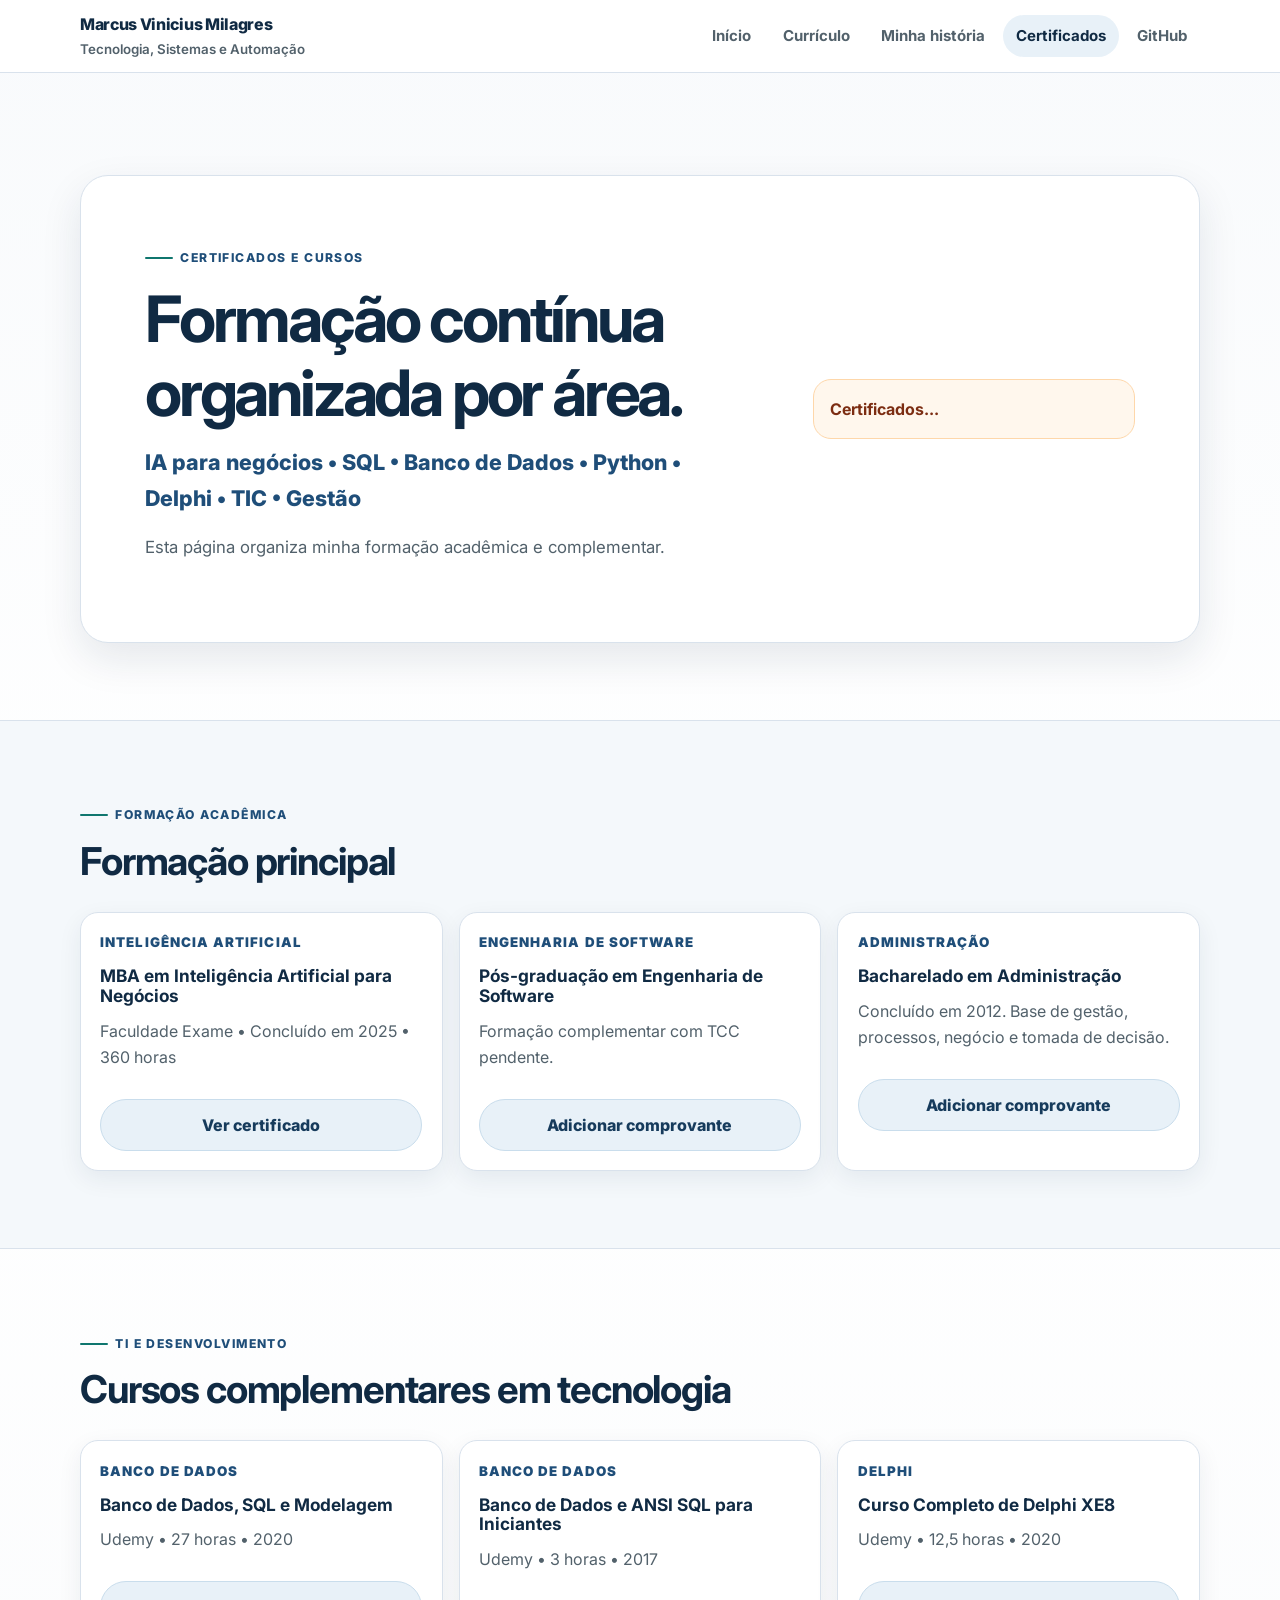
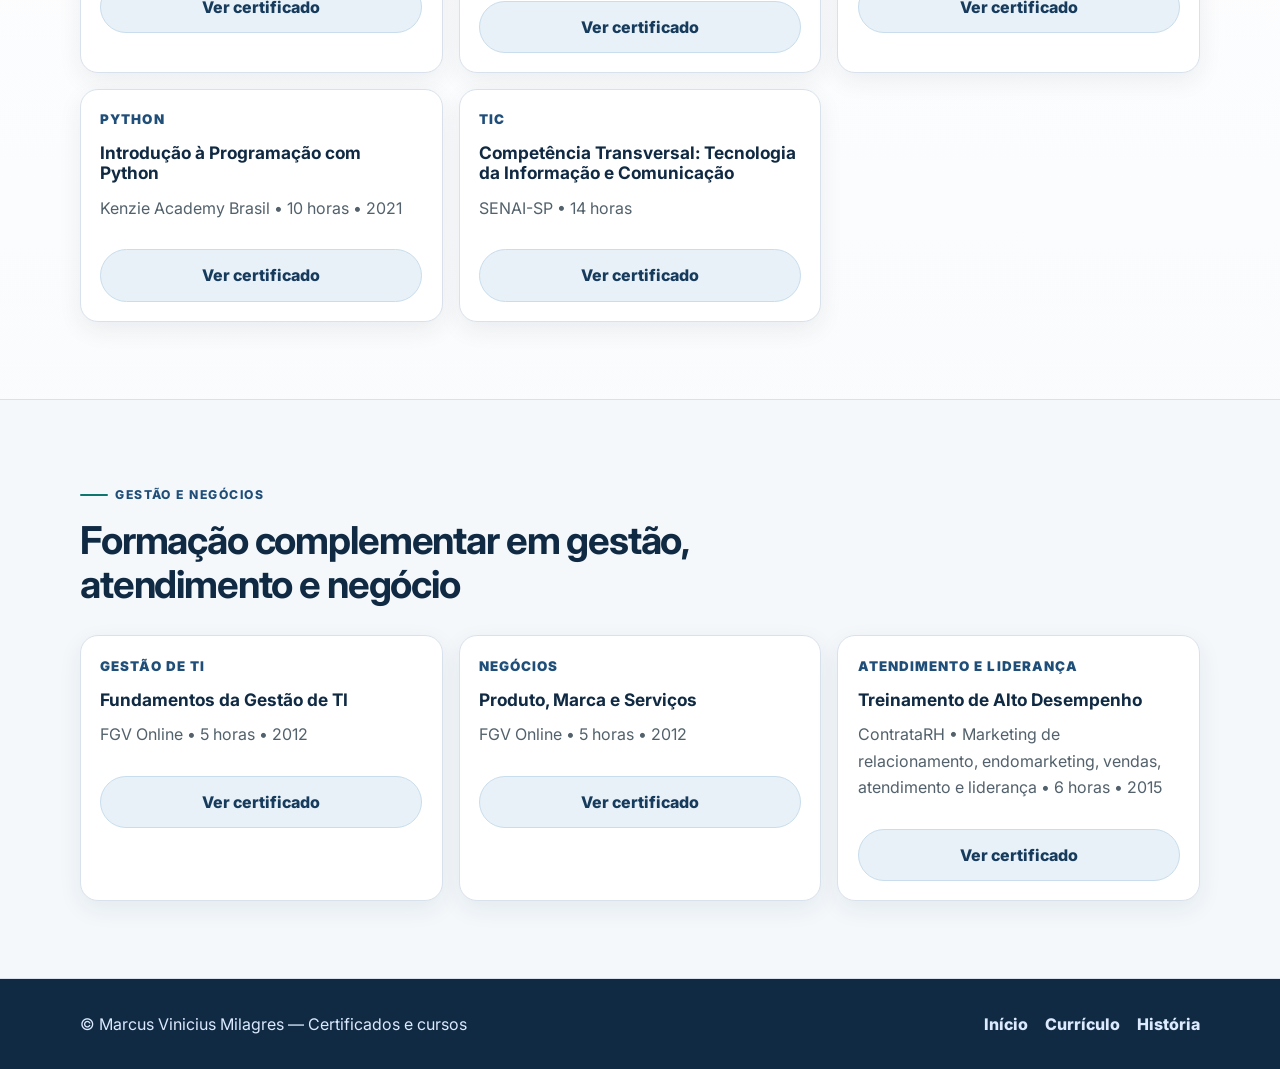
<file: certificados.html>
<!DOCTYPE html>
<html lang="pt-BR">
<head>
  <meta charset="UTF-8">
  <meta name="viewport" content="width=device-width, initial-scale=1.0">
  <title>Certificados e Cursos | Marcus Vinicius Milagres</title>
  <meta name="description" content="Certificados e cursos de Marcus Vinicius Milagres em IA, banco de dados, SQL, Python, Delphi, TIC, gestão e negócios.">
  <link rel="preconnect" href="https://fonts.googleapis.com">
  <link rel="preconnect" href="https://fonts.gstatic.com" crossorigin>
  <link href="https://fonts.googleapis.com/css2?family=Inter:wght@400;500;600;700;800;900&display=swap" rel="stylesheet">
  <link rel="stylesheet" href="./assets/css/style.css">
</head>
<body>
  <header class="topbar">
    <div class="container navbar">
      <a class="brand" href="./index.html">
        Marcus Vinicius Milagres
        <small>Tecnologia, Sistemas e Automação</small>
      </a>
      <nav class="nav-links" aria-label="Menu principal">
        <a href="./index.html">Início</a>
        <a href="./curriculo.html">Currículo</a>
        <a href="./historia.html">Minha história</a>
        <a class="ativo" href="./certificados.html">Certificados</a>
        <a href="https://github.com/ViniMilagres">GitHub</a>
      </nav>
    </div>
  </header>

  <main>
    <section class="page-hero">
      <div class="container hero-card">
        <div>
          <p class="eyebrow">Certificados e cursos</p>
          <h1>Formação contínua organizada por área.</h1>
          <p class="hero-subtitle">IA para negócios • SQL • Banco de Dados • Python • Delphi • TIC • Gestão</p>
          <p class="hero-text">
            Esta página organiza minha formação acadêmica e complementar. 
            
          </p>
        </div>
        <aside class="note">
          Certificados...
        </aside>
      </div>
    </section>

    <section class="section section-muted">
      <div class="container">
        <div class="section-head">
          <p class="eyebrow">Formação acadêmica</p>
          <h2>Formação principal</h2>
        </div>

        <div class="certificate-grid">
          <article class="certificate-card">
            <small>Inteligência Artificial</small>
            <h3>MBA em Inteligência Artificial para Negócios</h3>
            <p>Faculdade Exame • Concluído em 2025 • 360 horas</p>
            <a class="btn btn-secondary" href="./assets/certificados/mba-inteligencia-artificial.pdf">Ver certificado</a>
          </article>

          <article class="certificate-card">
            <small>Engenharia de Software</small>
            <h3>Pós-graduação em Engenharia de Software</h3>
            <p>Formação complementar com TCC pendente.</p>
            <a class="btn btn-secondary" href="#">Adicionar comprovante</a>
          </article>

          <article class="certificate-card">
            <small>Administração</small>
            <h3>Bacharelado em Administração</h3>
            <p>Concluído em 2012. Base de gestão, processos, negócio e tomada de decisão.</p>
            <a class="btn btn-secondary" href="#">Adicionar comprovante</a>
          </article>
        </div>
      </div>
    </section>

    <section class="section">
      <div class="container">
        <div class="section-head">
          <p class="eyebrow">TI e desenvolvimento</p>
          <h2>Cursos complementares em tecnologia</h2>
        </div>

        <div class="certificate-grid">
          <article class="certificate-card">
            <small>Banco de Dados</small>
            <h3>Banco de Dados, SQL e Modelagem</h3>
            <p>Udemy • 27 horas • 2020</p>
            <a class="btn btn-secondary" href="./assets/certificados/banco-de-dados-sql-modelagem.pdf">Ver certificado</a>
          </article>

          <article class="certificate-card">
            <small>Banco de Dados</small>
            <h3>Banco de Dados e ANSI SQL para Iniciantes</h3>
            <p>Udemy • 3 horas • 2017</p>
            <a class="btn btn-secondary" href="./assets/certificados/banco-de-dados-ansi-sql.pdf">Ver certificado</a>
          </article>

          <article class="certificate-card">
            <small>Delphi</small>
            <h3>Curso Completo de Delphi XE8</h3>
            <p>Udemy • 12,5 horas • 2020</p>
            <a class="btn btn-secondary" href="./assets/certificados/delphi-xe8.pdf">Ver certificado</a>
          </article>

          <article class="certificate-card">
            <small>Python</small>
            <h3>Introdução à Programação com Python</h3>
            <p>Kenzie Academy Brasil • 10 horas • 2021</p>
            <a class="btn btn-secondary" href="./assets/certificados/python-introducao.pdf">Ver certificado</a>
          </article>

          <article class="certificate-card">
            <small>TIC</small>
            <h3>Competência Transversal: Tecnologia da Informação e Comunicação</h3>
            <p>SENAI-SP • 14 horas</p>
            <a class="btn btn-secondary" href="./assets/certificados/tic-senai.pdf">Ver certificado</a>
          </article>
        </div>
      </div>
    </section>

    <section class="section section-muted">
      <div class="container">
        <div class="section-head">
          <p class="eyebrow">Gestão e negócios</p>
          <h2>Formação complementar em gestão, atendimento e negócio</h2>
        </div>

        <div class="certificate-grid">
          <article class="certificate-card">
            <small>Gestão de TI</small>
            <h3>Fundamentos da Gestão de TI</h3>
            <p>FGV Online • 5 horas • 2012</p>
            <a class="btn btn-secondary" href="./assets/certificados/fundamentos-gestao-ti-fgv.pdf">Ver certificado</a>
          </article>

          <article class="certificate-card">
            <small>Negócios</small>
            <h3>Produto, Marca e Serviços</h3>
            <p>FGV Online • 5 horas • 2012</p>
            <a class="btn btn-secondary" href="./assets/certificados/produto-marca-servicos-fgv.pdf">Ver certificado</a>
          </article>

          <article class="certificate-card">
            <small>Atendimento e liderança</small>
            <h3>Treinamento de Alto Desempenho</h3>
            <p>ContrataRH • Marketing de relacionamento, endomarketing, vendas, atendimento e liderança • 6 horas • 2015</p>
            <a class="btn btn-secondary" href="./assets/certificados/alto-desempenho-contratarh.pdf">Ver certificado</a>
          </article>
        </div>
      </div>
    </section>
    
  </main>

  <footer class="footer">
    <div class="container footer-grid">
      <p>© Marcus Vinicius Milagres — Certificados e cursos</p>
      <div>
        <a href="./index.html">Início</a>
        <a href="./curriculo.html">Currículo</a>
        <a href="./historia.html">História</a>
      </div>
    </div>
  </footer>
</body>
</html>
</file>
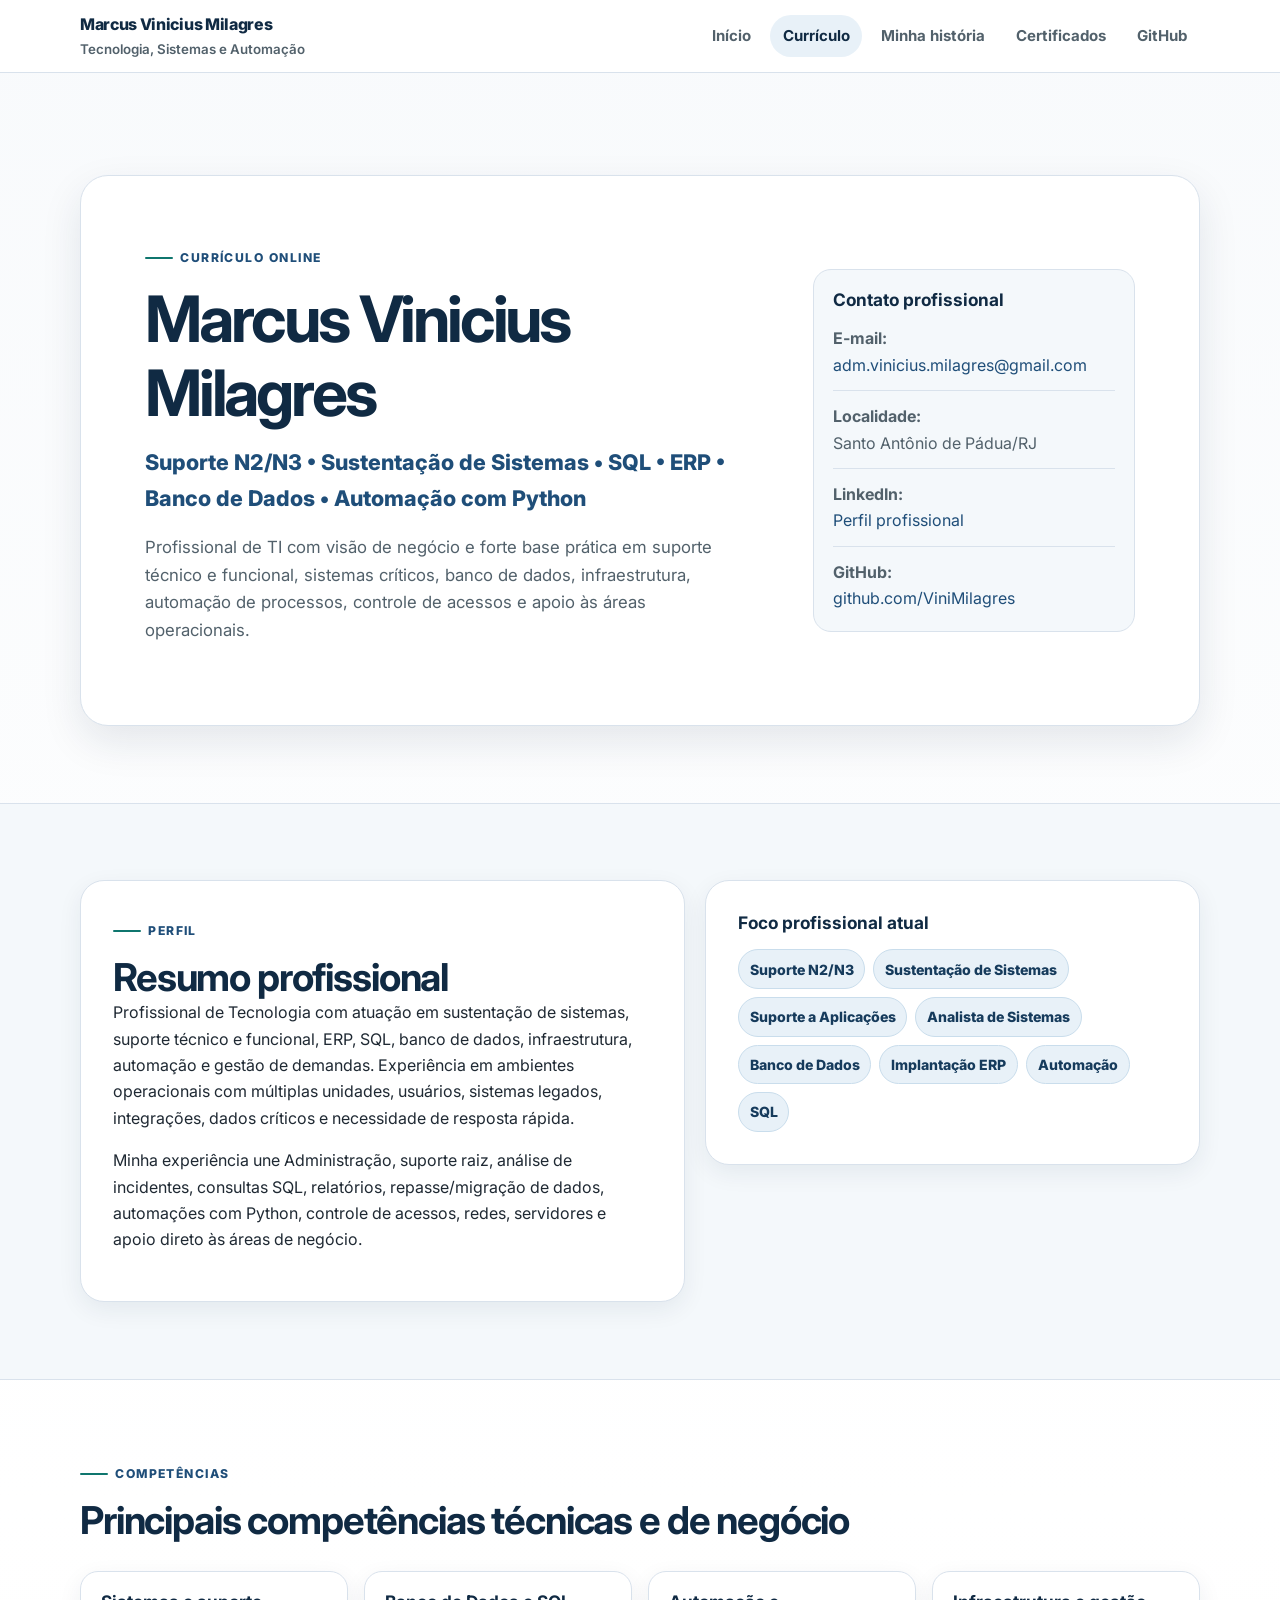
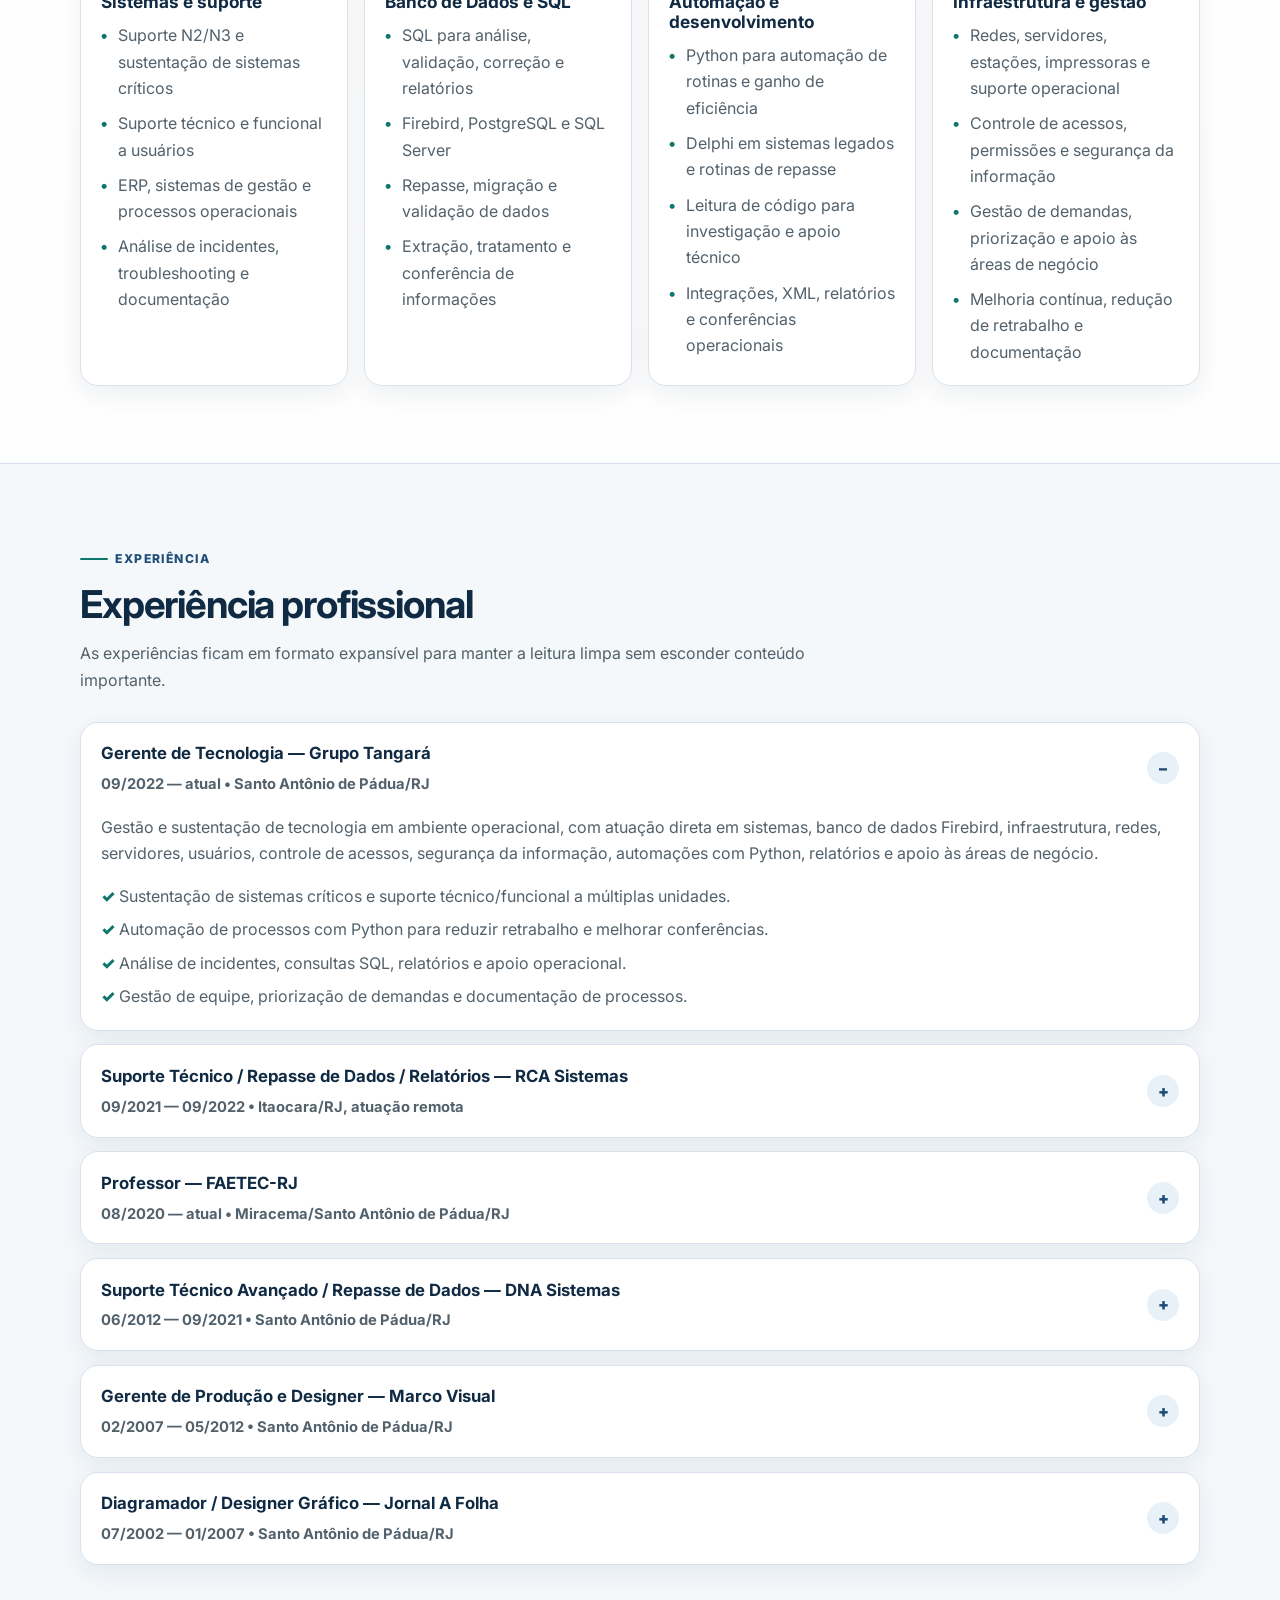
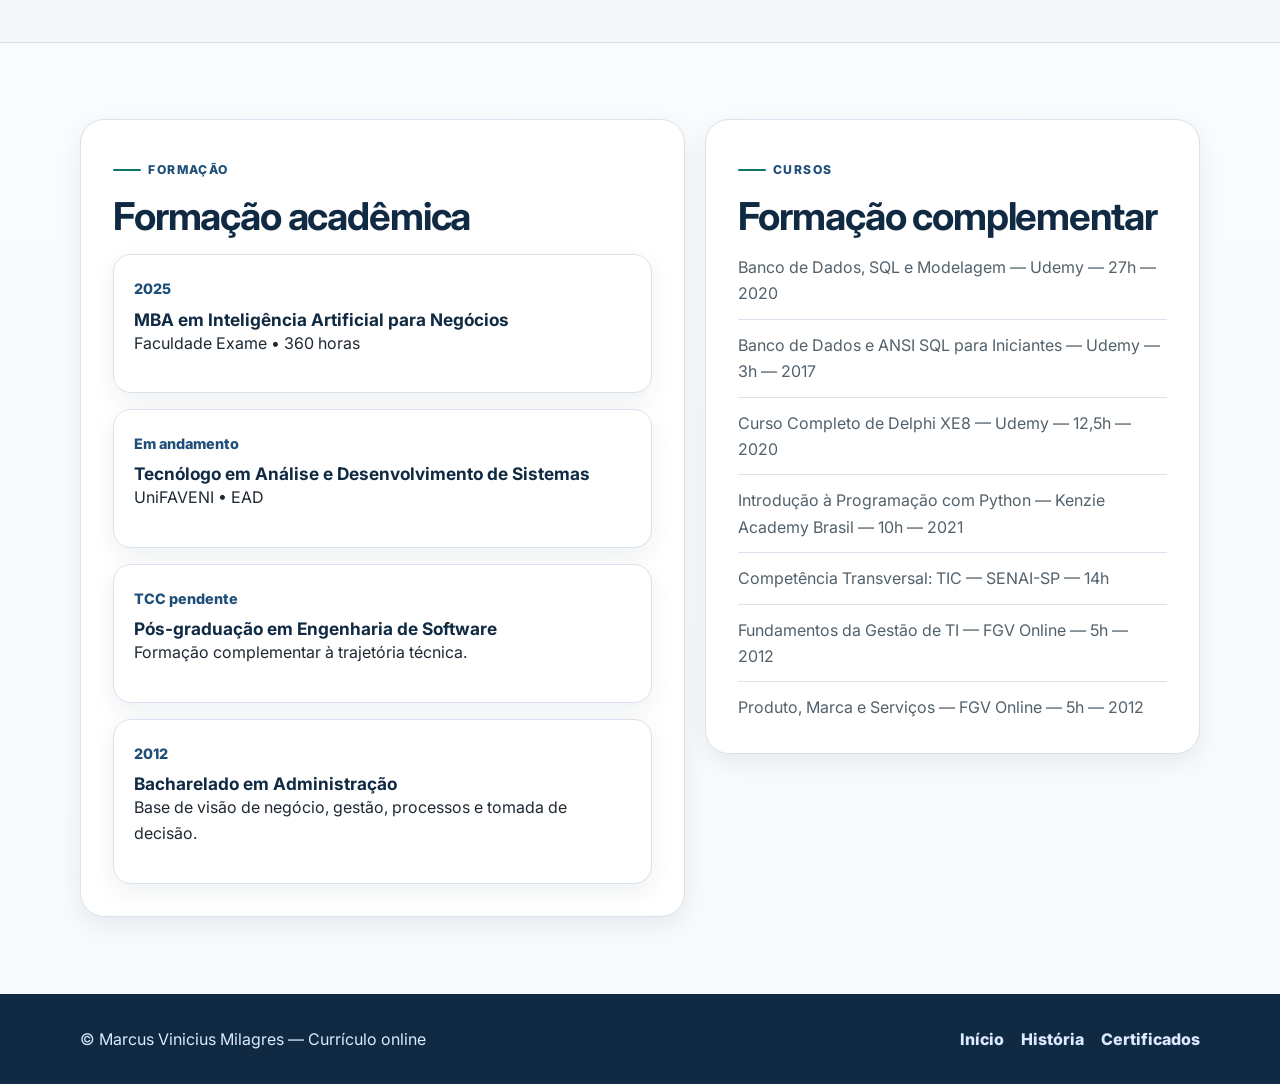
<file: curriculo.html>
<!DOCTYPE html>
<html lang="pt-BR">
<head>
  <meta charset="UTF-8">
  <meta name="viewport" content="width=device-width, initial-scale=1.0">
  <title>Currículo | Marcus Vinicius Milagres</title>
  <meta name="description" content="Currículo online de Marcus Vinicius Milagres com foco em Suporte N2/N3, Sustentação de Sistemas, SQL, ERP, Banco de Dados e Automação.">
  <link rel="preconnect" href="https://fonts.googleapis.com">
  <link rel="preconnect" href="https://fonts.gstatic.com" crossorigin>
  <link href="https://fonts.googleapis.com/css2?family=Inter:wght@400;500;600;700;800;900&display=swap" rel="stylesheet">
  <link rel="stylesheet" href="./assets/css/style.css">
</head>
<body>
  <header class="topbar">
    <div class="container navbar">
      <a class="brand" href="./index.html">
        Marcus Vinicius Milagres
        <small>Tecnologia, Sistemas e Automação</small>
      </a>
      <nav class="nav-links" aria-label="Menu principal">
        <a href="./index.html">Início</a>
        <a class="ativo" href="./curriculo.html">Currículo</a>
        <a href="./historia.html">Minha história</a>
        <a href="./certificados.html">Certificados</a>
        <a href="https://github.com/ViniMilagres">GitHub</a>
      </nav>
    </div>
  </header>

  <main>
    <section class="page-hero">
      <div class="container hero-card">
        <div>
          <p class="eyebrow">Currículo online</p>
          <h1>Marcus Vinicius Milagres</h1>
          <p class="hero-subtitle">Suporte N2/N3 • Sustentação de Sistemas • SQL • ERP • Banco de Dados • Automação com Python</p>
          <p class="hero-text">
            Profissional de TI com visão de negócio e forte base prática em suporte técnico e funcional,
            sistemas críticos, banco de dados, infraestrutura, automação de processos, controle de acessos e apoio às áreas operacionais.
          </p>
        </div>
        <aside class="contact-card">
          <h3>Contato profissional</h3>
          <ul class="info-list" style="margin-top: 1rem;">
            <li><strong>E-mail:</strong><br><a href="mailto:adm.vinicius.milagres@gmail.com">adm.vinicius.milagres@gmail.com</a></li>
            <li><strong>Localidade:</strong><br>Santo Antônio de Pádua/RJ</li>
            <li><strong>LinkedIn:</strong><br><a href="https://www.linkedin.com/in/marcus-vinicius-silva-milagres-515609143/">Perfil profissional</a></li>
            <li><strong>GitHub:</strong><br><a href="https://github.com/ViniMilagres">github.com/ViniMilagres</a></li>
          </ul>
        </aside>
      </div>
    </section>

    <section class="section section-muted">
      <div class="container grid-2">
        <div class="resume-panel">
          <p class="eyebrow">Perfil</p>
          <h2>Resumo profissional</h2>
          <p>
            Profissional de Tecnologia com atuação em sustentação de sistemas, suporte técnico e funcional,
            ERP, SQL, banco de dados, infraestrutura, automação e gestão de demandas. Experiência em ambientes operacionais
            com múltiplas unidades, usuários, sistemas legados, integrações, dados críticos e necessidade de resposta rápida.
          </p>
          <p>
            Minha experiência une Administração, suporte raiz, análise de incidentes, consultas SQL, relatórios,
            repasse/migração de dados, automações com Python, controle de acessos, redes, servidores e apoio direto às áreas de negócio.
          </p>
        </div>

        <aside class="resume-panel">
          <h3>Foco profissional atual</h3>
          <div class="tags" style="margin-top: 1rem;">
            <span>Suporte N2/N3</span>
            <span>Sustentação de Sistemas</span>
            <span>Suporte a Aplicações</span>
            <span>Analista de Sistemas</span>
            <span>Banco de Dados</span>
            <span>Implantação ERP</span>
            <span>Automação</span>
            <span>SQL</span>
          </div>
        </aside>
      </div>
    </section>

    <section class="section">
      <div class="container">
        <div class="section-head">
          <p class="eyebrow">Competências</p>
          <h2>Principais competências técnicas e de negócio</h2>
        </div>
        <div class="cards-grid">
          <article class="card">
            <h3>Sistemas e suporte</h3>
            <ul>
              <li>Suporte N2/N3 e sustentação de sistemas críticos</li>
              <li>Suporte técnico e funcional a usuários</li>
              <li>ERP, sistemas de gestão e processos operacionais</li>
              <li>Análise de incidentes, troubleshooting e documentação</li>
            </ul>
          </article>
          <article class="card">
            <h3>Banco de Dados e SQL</h3>
            <ul>
              <li>SQL para análise, validação, correção e relatórios</li>
              <li>Firebird, PostgreSQL e SQL Server</li>
              <li>Repasse, migração e validação de dados</li>
              <li>Extração, tratamento e conferência de informações</li>
            </ul>
          </article>
          <article class="card">
            <h3>Automação e desenvolvimento</h3>
            <ul>
              <li>Python para automação de rotinas e ganho de eficiência</li>
              <li>Delphi em sistemas legados e rotinas de repasse</li>
              <li>Leitura de código para investigação e apoio técnico</li>
              <li>Integrações, XML, relatórios e conferências operacionais</li>
            </ul>
          </article>
          <article class="card">
            <h3>Infraestrutura e gestão</h3>
            <ul>
              <li>Redes, servidores, estações, impressoras e suporte operacional</li>
              <li>Controle de acessos, permissões e segurança da informação</li>
              <li>Gestão de demandas, priorização e apoio às áreas de negócio</li>
              <li>Melhoria contínua, redução de retrabalho e documentação</li>
            </ul>
          </article>
        </div>
      </div>
    </section>

    <section class="section section-muted">
      <div class="container">
        <div class="section-head">
          <p class="eyebrow">Experiência</p>
          <h2>Experiência profissional</h2>
          <p>As experiências ficam em formato expansível para manter a leitura limpa sem esconder conteúdo importante.</p>
        </div>

        <div class="experience-list">
          <details class="experience" open>
            <summary>
              <span class="exp-title">
                <strong>Gerente de Tecnologia — Grupo Tangará</strong>
                <span>09/2022 — atual • Santo Antônio de Pádua/RJ</span>
              </span>
            </summary>
            <div class="exp-content">
              <p>
                Gestão e sustentação de tecnologia em ambiente operacional, com atuação direta em sistemas,
                banco de dados Firebird, infraestrutura, redes, servidores, usuários, controle de acessos,
                segurança da informação, automações com Python, relatórios e apoio às áreas de negócio.
              </p>
              <ul>
                <li>Sustentação de sistemas críticos e suporte técnico/funcional a múltiplas unidades.</li>
                <li>Automação de processos com Python para reduzir retrabalho e melhorar conferências.</li>
                <li>Análise de incidentes, consultas SQL, relatórios e apoio operacional.</li>
                <li>Gestão de equipe, priorização de demandas e documentação de processos.</li>
              </ul>
            </div>
          </details>

          <details class="experience">
            <summary>
              <span class="exp-title">
                <strong>Suporte Técnico / Repasse de Dados / Relatórios — RCA Sistemas</strong>
                <span>09/2021 — 09/2022 • Itaocara/RJ, atuação remota</span>
              </span>
            </summary>
            <div class="exp-content">
              <p>
                Atuação com suporte técnico, análise de dados, SQL Server, criação de relatórios personalizados,
                atendimento a demandas técnicas e apoio a sistemas em ambiente remoto.
              </p>
            </div>
          </details>

          <details class="experience">
            <summary>
              <span class="exp-title">
                <strong>Professor — FAETEC-RJ</strong>
                <span>08/2020 — atual • Miracema/Santo Antônio de Pádua/RJ</span>
              </span>
            </summary>
            <div class="exp-content">
              <p>
                Atuação como professor em cursos profissionalizantes e disciplinas ligadas à área administrativa,
                tecnologia, redes, montagem/manutenção e formação profissional.
              </p>
            </div>
          </details>

          <details class="experience">
            <summary>
              <span class="exp-title">
                <strong>Suporte Técnico Avançado / Repasse de Dados — DNA Sistemas</strong>
                <span>06/2012 — 09/2021 • Santo Antônio de Pádua/RJ</span>
              </span>
            </summary>
            <div class="exp-content">
              <p>
                Experiência sólida com suporte técnico e funcional, sistemas de gestão, banco de dados,
                SQL, PostgreSQL, Firebird, Delphi, repasse, migração, validação de dados e criação de relatórios.
              </p>
              <ul>
                <li>Atuação por cerca de 9 anos com repasse e migração de dados entre sistemas e bancos.</li>
                <li>Consultas SQL, análise, tratamento, validação e movimentação de dados.</li>
                <li>Suporte a usuários, implantação e sustentação de sistemas de gestão.</li>
                <li>Uso de Delphi no contexto de sistemas legados e rotinas técnicas.</li>
              </ul>
            </div>
          </details>

          <details class="experience">
            <summary>
              <span class="exp-title">
                <strong>Gerente de Produção e Designer — Marco Visual</strong>
                <span>02/2007 — 05/2012 • Santo Antônio de Pádua/RJ</span>
              </span>
            </summary>
            <div class="exp-content">
              <p>
                Atuação em design gráfico, produção, atendimento, organização operacional e liderança de atividades.
              </p>
            </div>
          </details>

          <details class="experience">
            <summary>
              <span class="exp-title">
                <strong>Diagramador / Designer Gráfico — Jornal A Folha</strong>
                <span>07/2002 — 01/2007 • Santo Antônio de Pádua/RJ</span>
              </span>
            </summary>
            <div class="exp-content">
              <p>
                Início da trajetória profissional com diagramação, design gráfico, comunicação visual e rotinas de produção.
              </p>
            </div>
          </details>
        </div>
      </div>
    </section>

    <section class="section">
      <div class="container grid-2">
        <div class="resume-panel">
          <p class="eyebrow">Formação</p>
          <h2>Formação acadêmica</h2>
          <div class="timeline" style="margin-top: 1rem;">
            <article class="timeline-item">
              <span>2025</span>
              <h3>MBA em Inteligência Artificial para Negócios</h3>
              <p>Faculdade Exame • 360 horas</p>
            </article>
            <article class="timeline-item">
              <span>Em andamento</span>
              <h3>Tecnólogo em Análise e Desenvolvimento de Sistemas</h3>
              <p>UniFAVENI • EAD</p>
            </article>
            <article class="timeline-item">
              <span>TCC pendente</span>
              <h3>Pós-graduação em Engenharia de Software</h3>
              <p>Formação complementar à trajetória técnica.</p>
            </article>
            <article class="timeline-item">
              <span>2012</span>
              <h3>Bacharelado em Administração</h3>
              <p>Base de visão de negócio, gestão, processos e tomada de decisão.</p>
            </article>
          </div>
        </div>

        <aside class="resume-panel">
          <p class="eyebrow">Cursos</p>
          <h2>Formação complementar</h2>
          <ul class="info-list" style="margin-top: 1rem;">
            <li>Banco de Dados, SQL e Modelagem — Udemy — 27h — 2020</li>
            <li>Banco de Dados e ANSI SQL para Iniciantes — Udemy — 3h — 2017</li>
            <li>Curso Completo de Delphi XE8 — Udemy — 12,5h — 2020</li>
            <li>Introdução à Programação com Python — Kenzie Academy Brasil — 10h — 2021</li>
            <li>Competência Transversal: TIC — SENAI-SP — 14h</li>
            <li>Fundamentos da Gestão de TI — FGV Online — 5h — 2012</li>
            <li>Produto, Marca e Serviços — FGV Online — 5h — 2012</li>
          </ul>
        </aside>
      </div>
    </section>
  </main>

  <footer class="footer">
    <div class="container footer-grid">
      <p>© Marcus Vinicius Milagres — Currículo online</p>
      <div>
        <a href="./index.html">Início</a>
        <a href="./historia.html">História</a>
        <a href="./certificados.html">Certificados</a>
      </div>
    </div>
  </footer>
</body>
</html>
</file>
<file: assets/css/style.css>
:root {
  --azul-900: #102a43;
  --azul-800: #163b5c;
  --azul-700: #1f4e79;
  --azul-100: #e8f1f8;
  --azul-050: #f4f8fb;
  --cinza-900: #1f2933;
  --cinza-700: #52616b;
  --cinza-500: #7b8794;
  --cinza-200: #d9e2ec;
  --cinza-100: #eef2f6;
  --branco: #ffffff;
  --destaque: #0f766e;
  --sombra: 0 16px 40px rgba(16, 42, 67, 0.10);
  --sombra-suave: 0 8px 24px rgba(16, 42, 67, 0.07);
  --raio: 18px;
  --largura: 1120px;
}

* {
  box-sizing: border-box;
}

html {
  scroll-behavior: smooth;
}

body {
  margin: 0;
  font-family: 'Inter', 'Segoe UI', Arial, sans-serif;
  color: var(--cinza-900);
  background: linear-gradient(180deg, #f8fafc 0%, #ffffff 35%, #f7f9fb 100%);
  line-height: 1.65;
}

a {
  color: var(--azul-700);
  text-decoration: none;
}

a:hover {
  text-decoration: underline;
}

p {
  margin: 0 0 1rem;
}

h1, h2, h3, h4 {
  margin: 0;
  line-height: 1.15;
  color: var(--azul-900);
}

h1 {
  font-size: clamp(2rem, 5vw, 4.1rem);
  letter-spacing: -0.05em;
}

h2 {
  font-size: clamp(1.45rem, 3vw, 2.4rem);
  letter-spacing: -0.03em;
}

h3 {
  font-size: 1.08rem;
}

ul {
  margin: 0;
  padding: 0;
}

li {
  list-style: none;
}

.container {
  width: min(var(--largura), calc(100% - 32px));
  margin: 0 auto;
}

.topbar {
  position: sticky;
  top: 0;
  z-index: 10;
  backdrop-filter: blur(14px);
  background: rgba(255, 255, 255, 0.92);
  border-bottom: 1px solid var(--cinza-200);
}

.navbar {
  display: flex;
  align-items: center;
  justify-content: space-between;
  gap: 1rem;
  min-height: 72px;
}

.brand {
  display: inline-flex;
  flex-direction: column;
  gap: 2px;
  font-weight: 800;
  color: var(--azul-900);
  letter-spacing: -0.02em;
}

.brand small {
  font-weight: 600;
  color: var(--cinza-700);
  letter-spacing: 0;
}

.nav-links {
  display: flex;
  flex-wrap: wrap;
  align-items: center;
  justify-content: flex-end;
  gap: 0.35rem;
}

.nav-links a {
  padding: 0.55rem 0.8rem;
  border-radius: 999px;
  color: var(--cinza-700);
  font-weight: 700;
  font-size: 0.94rem;
}

.nav-links a:hover,
.nav-links a.ativo {
  color: var(--azul-900);
  background: var(--azul-100);
  text-decoration: none;
}

.hero,
.page-hero {
  padding: clamp(3.8rem, 8vw, 7.5rem) 0 clamp(2.5rem, 6vw, 5.5rem);
}

.hero-card {
  display: grid;
  grid-template-columns: 1.5fr 0.8fr;
  gap: clamp(1.5rem, 5vw, 4rem);
  align-items: center;
  background: var(--branco);
  border: 1px solid var(--cinza-200);
  border-radius: 28px;
  padding: clamp(1.5rem, 5vw, 4rem);
  box-shadow: var(--sombra);
}

.eyebrow {
  display: inline-flex;
  align-items: center;
  gap: 0.45rem;
  color: var(--azul-700);
  font-weight: 800;
  text-transform: uppercase;
  letter-spacing: 0.12em;
  font-size: 0.76rem;
  margin: 0 0 0.85rem;
}

.eyebrow::before {
  content: '';
  width: 28px;
  height: 2px;
  background: var(--destaque);
  border-radius: 10px;
}

.hero-subtitle {
  margin: 1rem 0 1.1rem;
  color: var(--azul-700);
  font-weight: 800;
  font-size: clamp(1.05rem, 2vw, 1.35rem);
}

.hero-text {
  max-width: 720px;
  color: var(--cinza-700);
  font-size: 1.05rem;
}

.actions {
  display: flex;
  flex-wrap: wrap;
  gap: 0.75rem;
  margin-top: 1.6rem;
}

.btn {
  display: inline-flex;
  align-items: center;
  justify-content: center;
  min-height: 44px;
  padding: 0.75rem 1.05rem;
  border-radius: 999px;
  border: 1px solid transparent;
  font-weight: 800;
  transition: transform 0.2s ease, box-shadow 0.2s ease, background 0.2s ease;
}

.btn:hover {
  transform: translateY(-2px);
  text-decoration: none;
}

.btn-primary {
  color: var(--branco);
  background: var(--azul-700);
  box-shadow: 0 10px 18px rgba(31, 78, 121, 0.20);
}

.btn-primary:hover {
  background: var(--azul-800);
}

.btn-secondary {
  color: var(--azul-800);
  background: var(--azul-100);
  border-color: #c9ddec;
}

.hero-side {
  display: grid;
  gap: 1rem;
}

.metric-card,
.contact-card,
.soft-card {
  background: var(--azul-050);
  border: 1px solid var(--cinza-200);
  border-radius: var(--raio);
  padding: 1.2rem;
}

.metric-card strong {
  display: block;
  color: var(--azul-900);
  font-size: 1.8rem;
  line-height: 1;
  margin-bottom: 0.4rem;
}

.metric-card span,
.contact-card span,
.soft-card span {
  color: var(--cinza-700);
  font-weight: 600;
}

.section {
  padding: clamp(2.8rem, 6vw, 5rem) 0;
}

.section-muted {
  background: var(--azul-050);
  border-top: 1px solid var(--cinza-200);
  border-bottom: 1px solid var(--cinza-200);
}

.section-head {
  max-width: 780px;
  margin-bottom: 1.8rem;
}

.section-head p:not(.eyebrow) {
  color: var(--cinza-700);
  margin-top: 0.85rem;
}

.grid,
.cards-grid {
  display: grid;
  grid-template-columns: repeat(4, minmax(0, 1fr));
  gap: 1rem;
}

.grid-2 {
  display: grid;
  grid-template-columns: 1.1fr 0.9fr;
  gap: 1.2rem;
  align-items: start;
}

.card {
  background: var(--branco);
  border: 1px solid var(--cinza-200);
  border-radius: var(--raio);
  padding: 1.25rem;
  box-shadow: var(--sombra-suave);
}

.card h3 {
  margin-bottom: 0.65rem;
}

.card p,
.card li {
  color: var(--cinza-700);
}

.card ul {
  display: grid;
  gap: 0.55rem;
}

.card li {
  position: relative;
  padding-left: 1.05rem;
}

.card li::before {
  content: '•';
  position: absolute;
  left: 0;
  color: var(--destaque);
  font-weight: 900;
}

.tags {
  display: flex;
  flex-wrap: wrap;
  gap: 0.5rem;
}

.tag,
.tags span {
  display: inline-flex;
  align-items: center;
  padding: 0.45rem 0.68rem;
  border-radius: 999px;
  background: var(--azul-100);
  color: var(--azul-800);
  border: 1px solid #c9ddec;
  font-size: 0.88rem;
  font-weight: 800;
}

.resume-panel {
  background: var(--branco);
  border: 1px solid var(--cinza-200);
  border-radius: 24px;
  padding: clamp(1.25rem, 3vw, 2rem);
  box-shadow: var(--sombra-suave);
}

.info-list {
  display: grid;
  gap: 0.75rem;
}

.info-list li {
  padding-bottom: 0.75rem;
  border-bottom: 1px solid var(--cinza-200);
  color: var(--cinza-700);
}

.info-list li:last-child {
  border-bottom: 0;
  padding-bottom: 0;
}

.experience-list {
  display: grid;
  gap: 0.85rem;
}

details.experience {
  background: var(--branco);
  border: 1px solid var(--cinza-200);
  border-radius: var(--raio);
  overflow: hidden;
  box-shadow: var(--sombra-suave);
}

details.experience summary {
  display: grid;
  grid-template-columns: 1fr auto;
  gap: 1rem;
  align-items: center;
  padding: 1.1rem 1.25rem;
  cursor: pointer;
  list-style: none;
}

details.experience summary::-webkit-details-marker {
  display: none;
}

details.experience summary::after {
  content: '+';
  display: grid;
  place-items: center;
  width: 32px;
  height: 32px;
  border-radius: 50%;
  color: var(--azul-700);
  background: var(--azul-100);
  font-weight: 900;
}

details.experience[open] summary::after {
  content: '–';
}

.exp-title {
  display: grid;
  gap: 0.25rem;
}

.exp-title strong {
  color: var(--azul-900);
  font-size: 1.05rem;
}

.exp-title span {
  color: var(--cinza-700);
  font-size: 0.92rem;
  font-weight: 700;
}

.exp-content {
  padding: 0 1.25rem 1.25rem;
  color: var(--cinza-700);
}

.exp-content ul {
  display: grid;
  gap: 0.45rem;
  margin-top: 0.8rem;
}

.exp-content li {
  position: relative;
  padding-left: 1.1rem;
}

.exp-content li::before {
  content: '✓';
  color: var(--destaque);
  position: absolute;
  left: 0;
  font-weight: 900;
}

.timeline {
  position: relative;
  display: grid;
  gap: 1rem;
}

.timeline-item {
  background: var(--branco);
  border: 1px solid var(--cinza-200);
  border-radius: var(--raio);
  padding: 1.25rem;
  box-shadow: var(--sombra-suave);
}

.timeline-item span {
  display: inline-flex;
  margin-bottom: 0.55rem;
  color: var(--azul-700);
  font-weight: 800;
  font-size: 0.9rem;
}

.story-text {
  font-size: 1.04rem;
  color: var(--cinza-700);
}

.story-text strong {
  color: var(--azul-900);
}

.certificate-grid {
  display: grid;
  grid-template-columns: repeat(3, minmax(0, 1fr));
  gap: 1rem;
}

.certificate-card {
  display: flex;
  flex-direction: column;
  gap: 0.75rem;
  background: var(--branco);
  border: 1px solid var(--cinza-200);
  border-radius: var(--raio);
  padding: 1.2rem;
  box-shadow: var(--sombra-suave);
}

.certificate-card small {
  color: var(--azul-700);
  font-weight: 900;
  text-transform: uppercase;
  letter-spacing: 0.08em;
}

.certificate-card p {
  color: var(--cinza-700);
}

.profile-mini {
  display: grid;
  grid-template-columns: auto 1fr;
  align-items: center;
  gap: 1rem;
  background: var(--branco);
  border: 1px solid var(--cinza-200);
  border-radius: 24px;
  padding: 1.25rem;
  box-shadow: var(--sombra-suave);
}

.profile-mini img {
  width: 72px;
  height: 72px;
  border-radius: 50%;
  object-fit: cover;
  border: 3px solid var(--azul-100);
}

.note {
  background: #fff7ed;
  border: 1px solid #fed7aa;
  color: #7c2d12;
  border-radius: var(--raio);
  padding: 1rem;
  font-weight: 700;
}

.footer {
  background: var(--azul-900);
  color: #dbeafe;
  padding: 2rem 0;
}

.footer-grid {
  display: flex;
  justify-content: space-between;
  align-items: center;
  gap: 1rem;
  flex-wrap: wrap;
}

.footer a {
  color: #dbeafe;
  font-weight: 800;
  margin-left: 0.8rem;
}

.footer p {
  margin: 0;
}

@media (max-width: 980px) {
  .hero-card,
  .grid-2 {
    grid-template-columns: 1fr;
  }

  .grid,
  .cards-grid,
  .certificate-grid {
    grid-template-columns: repeat(2, minmax(0, 1fr));
  }
}

@media (max-width: 720px) {
  .container {
    width: min(100% - 24px, var(--largura));
  }

  .navbar {
    align-items: flex-start;
    flex-direction: column;
    padding: 0.85rem 0;
  }

  .nav-links {
    justify-content: flex-start;
    width: 100%;
  }

  .nav-links a {
    font-size: 0.9rem;
    padding: 0.5rem 0.65rem;
  }

  .hero,
  .page-hero {
    padding: 2rem 0;
  }

  .hero-card {
    padding: 1.25rem;
    border-radius: 22px;
  }

  .grid,
  .cards-grid,
  .certificate-grid {
    grid-template-columns: 1fr;
  }

  .actions {
    flex-direction: column;
  }

  .btn {
    width: 100%;
  }

  details.experience summary {
    grid-template-columns: 1fr;
  }

  details.experience summary::after {
    display: none;
  }

  .profile-mini {
    grid-template-columns: 1fr;
    text-align: center;
  }

  .profile-mini img {
    margin: 0 auto;
  }

  .footer a {
    margin: 0 0.8rem 0 0;
  }
}
</file>
